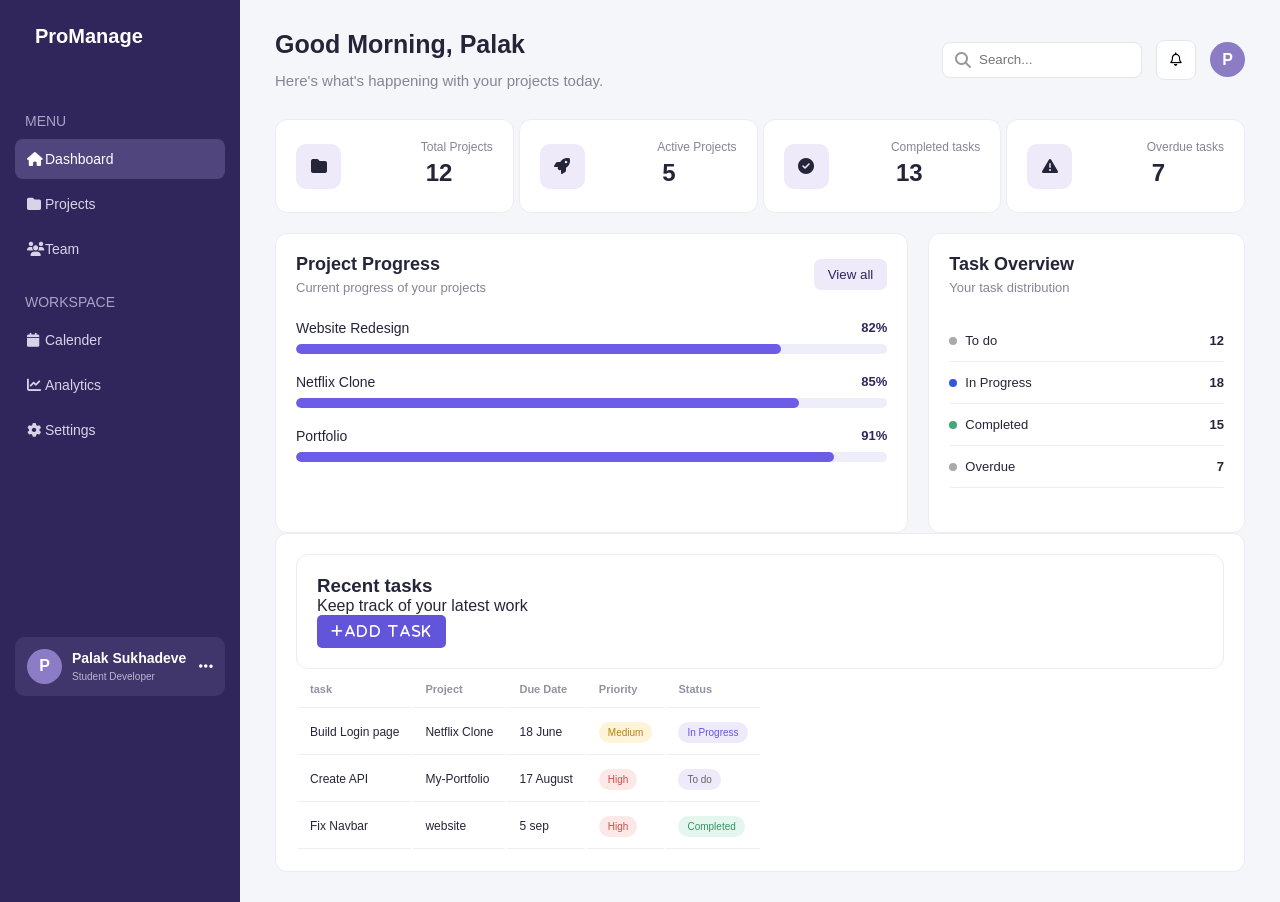
<file: index.html>
<!DOCTYPE html>
<html lang="en">
<head>
    <meta charset="UTF-8">
    <meta name="viewport" content="width=device-width, initial-scale=1.0">
    <title>Project Management System</title>
    <link rel="stylesheet" href="css/style.css">
    <link rel="stylesheet" href="https://cdnjs.cloudflare.com/ajax/libs/font-awesome/6.5.2/css/all.min.css">
</head>
<body>
    <div class="app">
        <!--sidebar-->
        <aside class="sidebar">
            <div class="logo">
                <i class=""></i>
                <span>ProManage</span>
            </div>
            <nav>
                <p class="menu-title">MENU</p>

                <a href="#" class="nav-item active">
                    <i class="fa-solid fa-house"></i>
                    <span>Dashboard</span>
                </a>

                <a href="projects.html" class="nav-item">
                    <i class="fa-solid fa-folder"></i>
                    <span>Projects</span>
                </a>

                <a href="team.html" class="nav-item">
                    <i class="fa-solid fa-users"></i>
                    <span>Team</span>
                </a>

                <p class="menu-title">WORKSPACE</p>

                <a href="#" class="nav-item">
                    <i class="fa-solid fa-calendar"></i>
                    <span>Calender</span>
                </a>

                <a href="#" class="nav-item">
                    <i class="fa-solid fa-chart-line"></i>
                    <span>Analytics</span>
                </a>

                <a href="#" class="nav-item">
                    <i class="fa-solid fa-gear"></i>
                    <span>Settings</span>
                </a>
            </nav>

            <!--Profile-->
            <div class="profile">
                <div class="profile-avatar">P</div>
                <div class="profile-info">
                    <h4>Palak Sukhadeve</h4>
                    <p>Student Developer</p>
                </div>
                <i class="fa-solid fa-ellipsis"></i>
            </div>
        </aside>

        <!--Main Content-->
        <main class="main">
            <!--TOPBAR-->
            <header class="topbar">
                <div>
                    <h1>Good Morning, Palak</h1>
                    <p>Here's what's happening with your projects today.</p>
                </div>
                <div class="topbar-actions">
                <div class="search">
                    <i class="fa-solid fa-magnifying-glass"></i>
                    <input type="text" placeholder="Search...">
                </div>
                <button class="icon-btn">
                    <i class="fa-regular fa-bell"></i>
                </button>
                <div class="user-avatar">P</div>
                </div>
            </header>

            <section class="stats">
                <div class="stats-card">
                    <div class="stats-icon">
                        <i class="fa-solid fa-folder"></i>
                    </div>
                    <div>
                        <p>Total Projects</p>
                        <h2>12</h2>
                    </div>
                </div>

                    <div class="stats-card">
                    <div class="stats-icon">
                        <i class="fa-solid fa-rocket"></i>
                    </div>
                    <div>
                        <p>Active Projects</p>
                        <h2>5</h2>
                    </div>
                    </div>

                    <div class="stats-card">
                    <div class="stats-icon">
                        <i class="fa-solid fa-circle-check"></i>
                    </div>
                    <div>
                        <p>Completed tasks</p>
                        <h2>13</h2>
                    </div>
                    </div>

                    <div class="stats-card">
                    <div class="stats-icon">
                        <i class="fa-solid fa-triangle-exclamation"></i>
                    </div>
                    <div>
                        <p>Overdue tasks</p>
                        <h2>7</h2>
                    </div>
                    </div>
            </section>

             <!-- DASHBOARD GRID -->
            <section class="dashboard-grid">

                <!-- PROJECT PROGRESS -->
                <div class="card project-progress">

                    <div class="card-header">

                        <div>
                            <h3>Project Progress</h3>
                            <p>Current progress of your projects</p>
                        </div>

                        <button class="view-btn">
                            View all
                        </button>

                    </div>


                    <div class="project">

                        <div class="project-info">
                            <span>Website Redesign</span>
                            <strong>82%</strong>
                        </div>

                        <div class="progress-bar">
                            <div class="progress" style="width: 82%"></div>
                        </div>

                    </div>


                    <div class="project">

                        <div class="project-info">
                            <span>Netflix Clone</span>
                            <strong>85%</strong>
                        </div>

                        <div class="progress-bar">
                            <div class="progress" style="width: 85%"></div>
                        </div>

                    </div>


                    <div class="project">

                        <div class="project-info">
                            <span>Portfolio</span>
                            <strong>91%</strong>
                        </div>

                        <div class="progress-bar">
                            <div class="progress" style="width: 91%"></div>
                        </div>
                    </div>
                </div>

                <!--Task Overview-->
                <div class="card task-overview">
                    <div class="card-header">
                        <div>
                           <h3>Task Overview</h3>
                           <p>Your task distribution</p>
                        </div>
                    </div>

                <div class="task-stat">
                    <span>
                        <i class="dot to-do"></i>
                        <span>To do</span>
                    </span>
                    <strong>12</strong>
                </div>

                <div class="task-stat">
                    <span>
                        <i class="dot progress-dot"></i>
                        <span>In Progress</span>
                    </span>
                    <strong>18</strong>
                </div>

                <div class="task-stat">
                    <span>
                        <i class="dot completed"></i>
                        <span>Completed</span>
                    </span>
                    <strong>15</strong>
                </div>

                <div class="task-stat">
                    <span>
                        <i class="dot Overdue"></i>
                        <span>Overdue</span>
                    </span>
                    <strong>7</strong>
                </div>
            </div>
            </section>

            <section class="card tasks-card">
                <div class="card header">
                    <div>
                        <h3>Recent tasks</h3>
                        <p>Keep track of your latest work</p>
                    </div>

                    <button class="add-task">
                        <i class="fa-solid fa-plus">Add Task</i>
                    </button>
                </div>
                <div class="table-container">
                    <table>
                        <thead>
                            <tr>
                                <th>task</th>
                                <th>Project</th>
                                <th>Due Date</th>
                                <th>Priority</th>
                                <th>Status</th>
                            </tr>
                        </thead>
                        <tbody>
                            <tr>
                                <td>Build Login page</td>
                                <td>Netflix Clone</td>
                                <td>18 June</td>
                                <td>
                                    <span class="priority medium">Medium</span>
                                </td>
                                <td>
                                    <span class="status progress-status">In Progress</span>
                                </td>
                            </tr>
                            <tr>
                                <td>Create API</td>
                                <td>My-Portfolio</td>
                                <td>17 August</td>
                                <td>
                                    <span class="priority high">High</span>
                                </td>
                                <td>
                                    <span class="status todo-status">
                                        To do
                                    </span>
                                </td>
                            </tr>
                            <tr>
                                <td>Fix Navbar</td>
                                <td>website</td>
                                <td>5 sep</td>
                                <td>
                                    <span class="priority high">High</span>
                                </td>
                                <td>
                                    <span class="status completed-status">Completed</span>
                                </td>
                            </tr>
                        </tbody>
                    </table>
                </div>
            </section>
        </main>
    </div>

    <div class="task-modal" id="taskModal">
    <div class="task-modal-content">
    <div class="modal-header">
        <div>
            <h3>Add New Task</h3>
            <p>Create a new task for your project</p>
        </div>
        <button class="close-modal" id="closeModal">
            <i class="fa-solid fa-xmark"></i>
        </button>
    </div>
    <form id="taskForm">
        <div class="form-group">
            <label for="taskName">task Name</label>
            <input type="text" placeholder="Enter task name" id="taskName" required>
        </div>
        <div class="form-group">
            <label for="projectName">project name</label>
            <input type="text" placeholder="Enter project name" id="taskProject" required>
        </div>
        <div class="form-group">
            <label for="DueDate">Due Date</label>
            <input type="date" placeholder="Enter Due Date" id="taskDate" required>
        </div>
        <div class="form-group">
            <label for="taskPriority">Priority</label>
            <select id="taskPriority">
                <option value="low">Low</option>
                <option value="Medium">Medium</option>
                <option value="high">High</option>
            </select>
        </div>
        <div class="form-group">
            <label for="taskStatus">Status</label>
            <select id="taskStatus">
                <option value="to do">To do</option>
                <option value="progress">Progress</option>
                <option value="completed">Completed</option>
            </select>
        </div>
       <div class="modal-actions">
                <button type="button" class="cancel-btn" id="cancelTask">
                    Cancel
                </button>

                <button type="submit" class="save-task">
                    Add Task
                </button>
            </div> 
    </form>
</div>
    </div>
    <script src="js/script.js"></script>
</body>
</html>
</file>
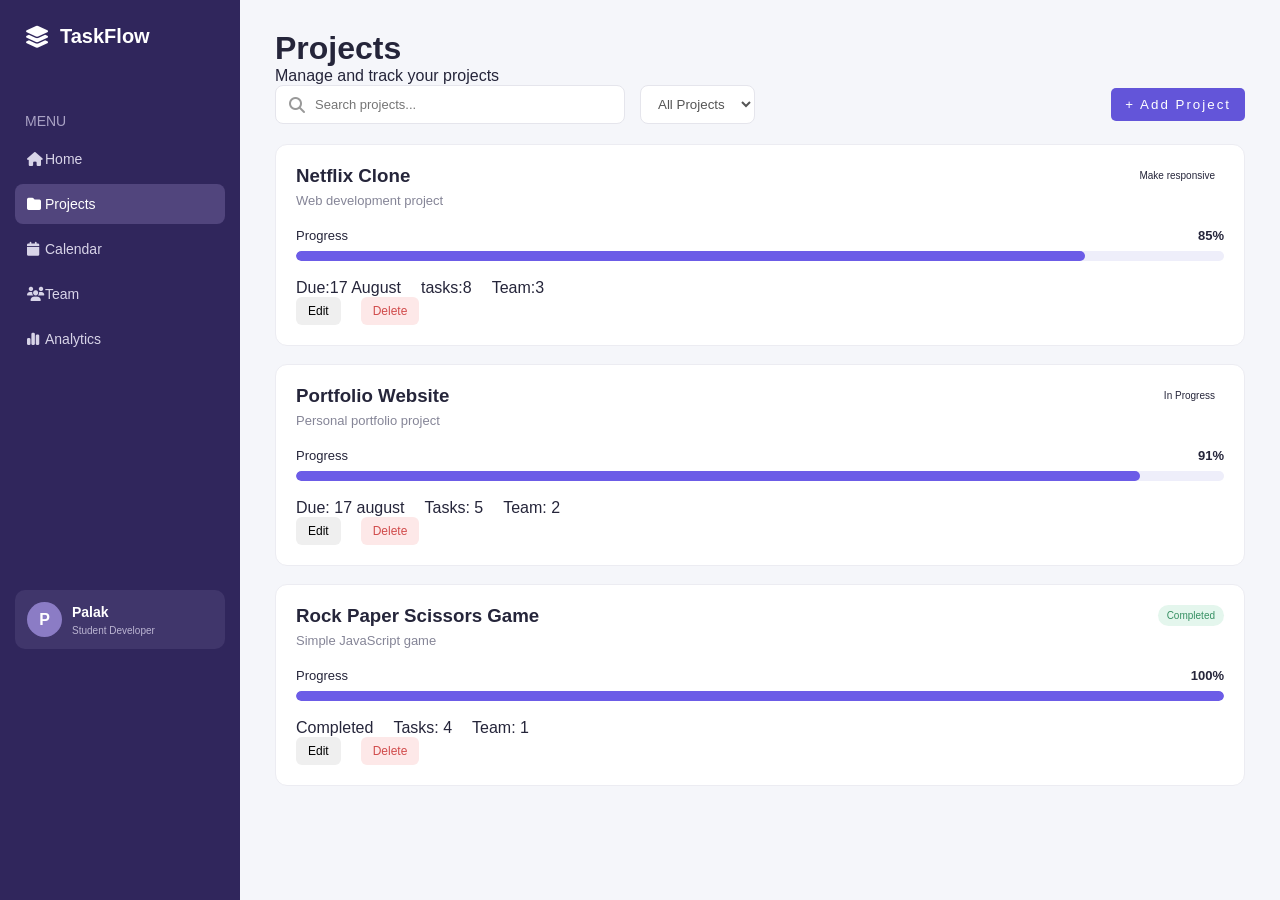
<file: projects.html>
<!DOCTYPE html>
<html lang="en">
<head>
    <meta charset="UTF-8">
    <meta name="viewport" content="width=device-width, initial-scale=1.0">
    <title>Projects</title>
    <link rel="stylesheet" href="https://cdnjs.cloudflare.com/ajax/libs/font-awesome/6.5.2/css/all.min.css">
    <link rel="stylesheet" href="css/style.css">
</head>
<body>
    <div class="app">

        <!--sidebar-->
       <aside class="sidebar">

    <div class="logo">
        <i class="fa-solid fa-layer-group"></i>
        <span>TaskFlow</span>
    </div>

    <div class="menu-title">MENU</div>

    <a href="index.html" class="nav-item">
        <i class="fa-solid fa-house"></i>
        <span>Home</span>
    </a>

    <a href="projects.html" class="nav-item active">
        <i class="fa-solid fa-folder"></i>
        <span>Projects</span>
    </a>

    <a href="calendar.html" class="nav-item">
        <i class="fa-solid fa-calendar"></i>
        <span>Calendar</span>
    </a>

    <a href="team.html" class="nav-item">
    <i class="fa-solid fa-users"></i>
    <span>Team</span>
   </a>

    <a href="analytics.html" class="nav-item">
        <i class="fa-solid fa-chart-simple"></i>
        <span>Analytics</span>
    </a>

    <div class="profile">

        <div class="profile-avatar">
            P
        </div>

        <div class="profile-info">
            <h4>Palak</h4>
            <p>Student Developer</p>
        </div>

    </div>

</aside>

        <!--Main Content-->
        <main class="main">
            <div class="page-header">
                <div>
                    <h1>Projects</h1>
                    <p>Manage and track your projects</p>
                </div>
            </div>

            <!--Search and filter-->
            <div class="project-controls">
                <div class="project-filters">
                <div class="project-search">
                    <i class="fa-solid fa-magnifying-glass"></i>
                    <input type="text" placeholder="Search projects...">
                </div>
                <select class="project-filter">
                    <option value="All Projects">All Projects</option>
                    <option value="in-progress">In progress</option>
                    <option value="completed">Completed</option>
                    <option value="Planning">Planning</option>
                </select>
            </div>
            <button class="add-project-btn">
                + Add Project
            </button>
            </div>
            <!--Project list-->
            <section class="project-list">
                <!--project 1-->
                <div class="project-item">
                    <div class="project-item-top">
                        <div>
                            <h3>Netflix Clone</h3>
                            <p>Web development project</p>
                        </div>
                        <span class="status in-progress">Make responsive</span>
                    </div>
                    <div class="project-progress-info">
                        <span>Progress</span>
                        <strong>85%</strong>
                    </div>
                    <div class="progress-bar">
                        <div class="progress" style="width:85%"></div>
                    </div>
                    <div class="project-item-bottom">
                        <div>
                            <span>Due:17 August</span>
                            <span>tasks:8</span>
                            <span>Team:3</span>
                        </div>
                        <div class="project-actions">
                            <button class="edit-btn">Edit</button>
                            <button class="delete-btn">Delete</button>
                        </div>
                    </div>
                </div>

                <!-- PROJECT 2 -->

    <div class="project-item">

        <div class="project-item-top">

            <div>
                <h3>Portfolio Website</h3>
                <p>Personal portfolio project</p>
            </div>

            <span class="status in-progress">
                In Progress
            </span>

        </div>


        <div class="project-progress-info">
            <span>Progress</span>
            <strong>91%</strong>
        </div>

        <div class="progress-bar">
            <div class="progress" style="width:91%;"></div>
        </div>


        <div class="project-item-bottom">

            <div>
                <span> Due: 17 august</span>
                <span> Tasks: 5</span>
                <span> Team: 2</span>
            </div>

            <div class="project-actions">
                <button class="edit-btn">
                    Edit
                </button>

                <button class="delete-btn">
                    Delete
                </button>
            </div>

        </div>

    </div>


    <!-- PROJECT 3 -->

    <div class="project-item">

        <div class="project-item-top">

            <div>
                <h3>Rock Paper Scissors Game</h3>
                <p>Simple JavaScript game</p>
            </div>

            <span class="status completed-project">
                Completed
            </span>

        </div>


        <div class="project-progress-info">
            <span>Progress</span>
            <strong>100%</strong>
        </div>

        <div class="progress-bar">
            <div class="progress" style="width:100%;"></div>
        </div>


        <div class="project-item-bottom">

            <div>
                <span> Completed</span>
                <span> Tasks: 4</span>
                <span> Team: 1</span>
            </div>

            <div class="project-actions">
                <button class="edit-btn">
                    Edit
                </button>

                <button class="delete-btn">
                    Delete
                </button>
            </div>

        </div>

    </div>
    </section>
        </main>
    </div>
</body>
</html>
</file>
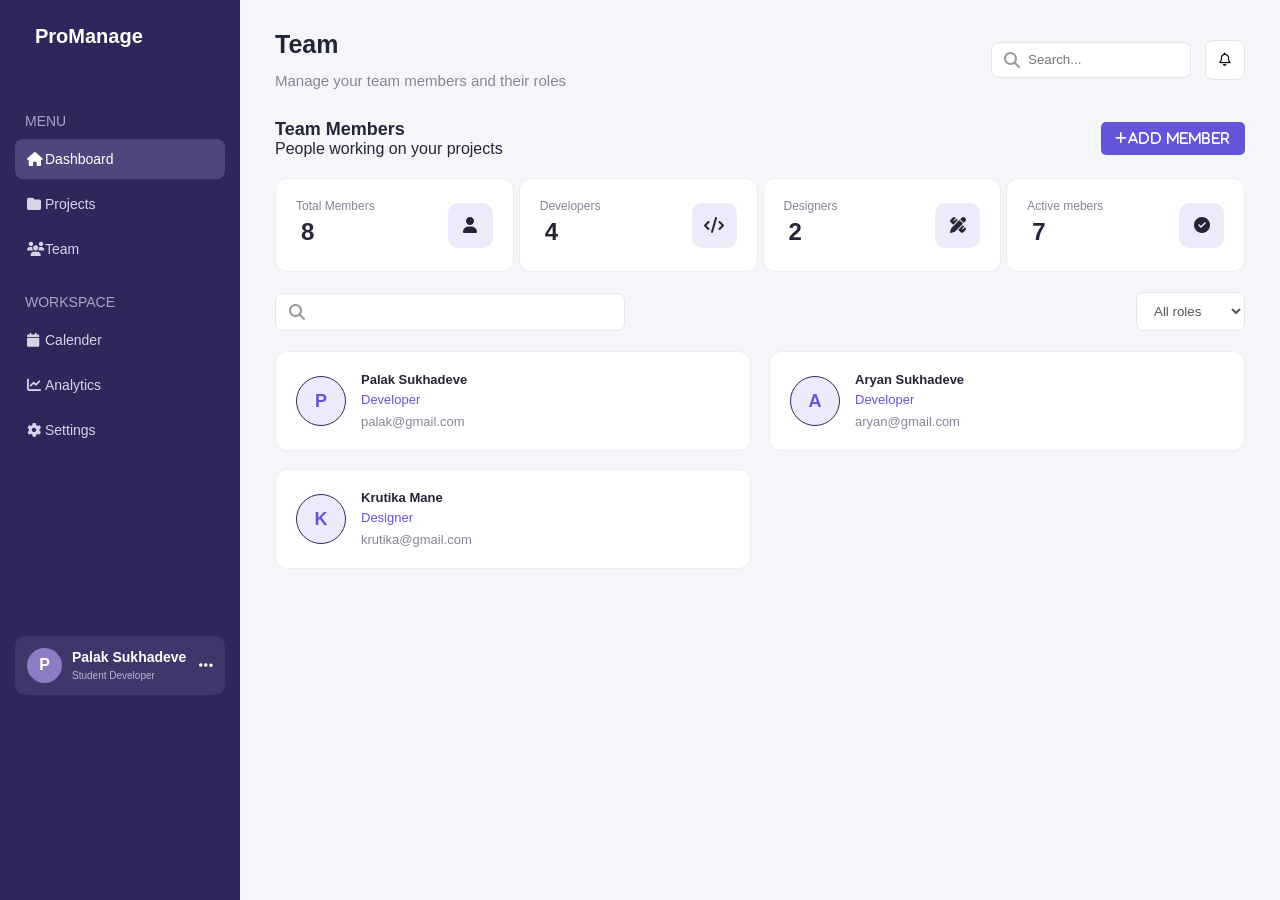
<file: team.html>
<!DOCTYPE html>
<html lang="en">
<head>
    <meta charset="UTF-8">
    <meta name="viewport" content="width=device-width, initial-scale=1.0">
    <title>Team</title>
    <link rel="stylesheet" href="https://cdnjs.cloudflare.com/ajax/libs/font-awesome/6.5.2/css/all.min.css">
    <link rel="stylesheet" href="css/style.css">
</head>
<body>
     <div class="app">
         <!--sidebar-->
        <aside class="sidebar">
            <div class="logo">
                <i class=""></i>
                <span>ProManage</span>
            </div>
            <nav>
                <p class="menu-title">MENU</p>

                <a href="#" class="nav-item active">
                    <i class="fa-solid fa-house"></i>
                    <span>Dashboard</span>
                </a>

                <a href="projects.html" class="nav-item">
                    <i class="fa-solid fa-folder"></i>
                    <span>Projects</span>
                </a>

                <a href="#" class="nav-item">
                    <i class="fa-solid fa-users"></i>
                    <span>Team</span>
                </a>

                <p class="menu-title">WORKSPACE</p>

                <a href="#" class="nav-item">
                    <i class="fa-solid fa-calendar"></i>
                    <span>Calender</span>
                </a>

                <a href="#" class="nav-item">
                    <i class="fa-solid fa-chart-line"></i>
                    <span>Analytics</span>
                </a>

                <a href="#" class="nav-item">
                    <i class="fa-solid fa-gear"></i>
                    <span>Settings</span>
                </a>
            </nav>

            <!--Profile-->
            <div class="profile">
                <div class="profile-avatar">P</div>
                <div class="profile-info">
                    <h4>Palak Sukhadeve</h4>
                    <p>Student Developer</p>
                </div>
                <i class="fa-solid fa-ellipsis"></i>
            </div>
        </aside>
        <!--Main-->
        <main class="main">
            <!--topbar-->
            <div class="topbar">
                <div>
                    <h1>Team</h1>
                    <p>Manage your team members and their roles</p>
                </div>
                <div class="topbar-actions">
                    <div class="search">
                        <i class="fa-solid fa-magnifying-glass"></i>
                        <input type="text" placeholder="Search...">
                    </div>
                    <button class="icon-btn">
                        <i class="fa-regular fa-bell"></i>
                    </button>
                </div>
            </div>
            <!-- team header-->
             <div class="team-header">
                <div>
                    <h2>Team Members</h2>
                    <p>People working on your projects</p>
                </div>
                <button class="add-member-btn" id="addMemberBtn">
                    <i class="fa solid fa-plus">Add Member</i>
                </button>
             </div>
             <!--Team stats-->
             <div class="stats">
                <div class="stats-card">
                    <div>
                        <p>Total Members</p>
                        <h2>8</h2>
                    </div>
                    <div class="stats-icon">
                        <i class="fa-solid fa-user"></i>
                    </div>
                </div>
                <div class="stats-card">
                    <div>
                        <p>Developers</p>
                        <h2>4</h2>
                    </div>
    
                <div class="stats-icon">
                    <i class="fa solid fa-code"></i>
                </div>
             </div>
                <div class="stats-card">
                    <div>
                        <p>Designers</p>
                        <h2>2</h2>
                    </div>
                <div class="stats-icon">
                    <i class="fa solid fa-pen-ruler"></i>
                </div>
             </div>
                <div class="stats-card">
                    <div>
                        <p>Active mebers</p>
                        <h2>7</h2>
                    </div>
                <div class="stats-icon">
                    <i class="fa solid fa-circle-check"></i>
                </div>
             </div>
             </div>
             <!--search/filter-->
             <div class="team-controls">
                <div class="project-search">
                    <i class="fa-solid fa-magnifying-glass"></i>
                    <input type="text" id="teamSearch" pleaceholder="Search team Member">
                </div>
                <select class="project-filter" id="role=filter">
                    <option value="all">All roles</option>
                    <option value="manager">Manager</option>
                    <option value="developer">Developer</option>
                    <option value="designer">Designer</option>
                    <option value="tester">Tester</option>
                </select>
             </div>

             <div class="team-members">
                <div class="member-card">
                <div class="member-avatar">P</div>
                <div class="member-info">
                    <h3>Palak Sukhadeve</h3>
                    <p>Developer</p>
                    <span>palak@gmail.com</span>
                </div>
                </div>
                
                <div class="member-card">
                <div class="member-avatar">A</div>
                <div class="member-info">
                    <h3>Aryan Sukhadeve</h3>
                    <p>Developer</p>
                    <span>aryan@gmail.com</span>
                </div>
                </div>

                <div class="member-card">
                <div class="member-avatar">K</div>
                <div class="member-info">
                    <h3>Krutika Mane</h3>
                    <p>Designer</p>
                    <span>krutika@gmail.com</span>
                </div>
                </div>
             </div>       
        </main>
     </div>
</body>
</html>
</file>
<file: css/style.css>
*{
    margin: 0;
    padding: 0;
    box-sizing:border-box;
}
body{
    font-family:Arial,sans-serif;
    background:#f5f6fa;
    color:#25253a;
}
.app{
    display:flex;
    min-height:100vh;
}

/*sidebar*/
.sidebar{
    width:240px;
    background:#30265c;
    color:white;
    padding:25px 15px;
    display:flex;
    flex-direction: column;
}
.logo{
    display:flex;
    align-items:center;
    gap:10px;
    font-size:20px;
    font-weight:bold;
    margin-bottom:40px;
    padding:0 10px;
}
.logo i{
    font-size:22px;
}
.menu-title{
    font-size: 14px;
    color: #aaa3c5;
    margin:25px 10px 10px;
}
.nav-item{
    display: flex;
    align-items: center;
    padding:12px;
    margin-bottom:5px;
    color:#d8d4e8;
    text-decoration: none;
    border-radius:8px;
    font-size: 14px;
}
.nav-item:hover,
 .nav-item.active{
    background: #51457d;
    color:white;
}
.nav-item i{
    width:18px;
}

/*Profile*/
.profile{
    margin:auto;
    background-color: #40366b;
    padding:12px;
    border-radius: 10px;
    display: flex;
    align-items: center;
    gap:10px;
    width:100%;
}
.profile-avatar,.user-avatar{
    width:35px;
    height:35px;
    border-radius:50%;
    background:#8b7cc5;
    display:flex;
    align-items:center;
    justify-content: center;
    color:white;
    font-weight: bold;
}
.profile-info{
    flex:1;
}
.profile-info h4{
    font-size: 14px;
}
.profile-info p{
    font-size: 10px;
    color: #bbb5d2;
    margin-top: 5px;
}

/*MAIN*/
.main{
    flex:1;
    padding:30px 35px;
    overflow-x: hidden;
}

/*TOPBAR*/
.topbar{
    display:flex;
    align-items: center;
    justify-content: space-between;
    margin-bottom: 30px;
}
.topbar p{
    font-size: 15px;
    color:#858597;
    margin-top:13px;
}
.topbar h1{
    font-size: 25px;
}
.topbar-actions{
    display:flex;
    align-items: center;
    gap:14px;
}
.search{
    background:white;
    border: 1px solid #e5e5ec;
    border-radius: 8px;
    padding:9px 12px;
    display:flex;
    gap: 8px;
}
.search i{
    color: #999;
}
.search input{
    border:none;
    outline:none;
    width:150px;
}
.icon-btn{
    width:40px;
    height: 40px;
    border:1px solid #e5e5ec;
    background: white;
    border-radius: 8px;
    cursor: pointer;
}

/*stat cards*/
.stats{
    display:grid;
    grid-template-columns:repeat(4,1fr);
    gap:5px;
    margin-bottom:20px;
}
.stats-card{
    display:flex;
    justify-content: space-between;
    align-items: center;
    background:white;
    padding:20px;
    border:1px solid #ececf2;
    border-radius: 12px;
}
.stats-icon{
    width:45px;
    height:45px;
    border-radius:10px;
    background-color: #eeeafa;
    display:flex;
    align-items:center;
    justify-content:center;
}
.stats-card p{
    font-size:12px;
    color:#858597;
}
.stats-card h2{
    margin:5px;
    font-size: 24px;
}

/*cards*/
.card{
    background:white;
    border:1px solid #ececf2;
    border-radius:12px;
    padding:20px;
}
/* DASHBOARD GRID */
.dashboard-grid{
    display:grid;
    grid-template-columns: 2fr 1fr;
    gap:20px;
}

.project-progress{
    min-height:300px;
}

/* CARD HEADER */
.card-header{
    display:flex;
    justify-content:space-between;
    align-items:center;
    margin-bottom:25px;
}

.card-header h3{
    font-size:18px;
}

.card-header p{
    color:#858597;
    font-size:13px;
    margin-top:5px;
}

.view-btn{
    border:none;
    background:#eeeafa;
    color:#30265c;
    padding:8px 14px;
    border-radius:7px;
    cursor:pointer;
}

/* PROJECT */
.project{
    margin-bottom:20px;
}

.project-info{
    display:flex;
    justify-content:space-between;
    margin-bottom:8px;
    font-size:14px;
}

.project-info strong{
    font-size:13px;
    color:#30265c;
}

.progress-bar{
    width:100%;
    height:10px;
    background:#eeeefa;
    border-radius:10px;
    overflow:hidden;
}

.progress{
    height:100%;
    background:#6c5ce7;
    border-radius:10px;
}

/*Task Overview*/
.task-stat{
    display:flex;
    justify-content: space-between;
    padding:13px 0;
    border-bottom: 1px solid #eeeeF4;
    font-size: 13px;
}
.task-stat span{
    display:flex;
    align-items:center;
    gap:8px;
}
.dot {
    display: block;
    width: 8px;
    height: 8px;
    border-radius: 50%;
    background: #aaa;
}
.progress-dot{
    background:#3655d9;
}
.completed{
    background-color: #42a878;
}
.overdue{
    background-color: #df5757;
}

/*Task table*/
.task-card{
    margin-bottom:30px;
}
.add-task{
    font-family: 'Franklin Gothic Medium', 'Arial Narrow', Arial, sans-serif;
    background:#6355d9;
    color:white;
    border:none;
    padding:9px 14px;
    border-radius:5px;
    letter-spacing: 2px;
    cursor:pointer;
}
.table{
    width:100%;
    border-collapse:collapse;
}
th{
    text-align: left;
    font-size: 11px;
    color: #9292a1;
    padding:12px;
    border-bottom:1px solid #eee;
}
td{
    padding:15px 12px;
    font-size:12px;
    border-bottom:1px solid #eee;
}
.priority,.status{
    padding:5px 9px;
    border-radius:20px;
    font-size: 10px;
}
.high{
    background-color: #fde8e8;
    color:#d14b4b;
}
.medium{
    background-color:#fff3d8 ;
    color:#b68113;
}
.progress-status{
    background:#eeeafa;
    color:#6355d9;
}
.todo-status{
    background:#eeeafa;
    color:#666;
}
.completed-status{
    background:#e4f6ed;
    color:#369063;
}

/*Project Page*/
.project-controls{
    display:flex;
    justify-content:space-between;
    align-items:center;
    margin-bottom: 20px;
}
.project-filters{
    display:flex;
    align-self: center;
    gap: 15px;
}
.project-search{
    display:flex;
    align-items: center;
    gap:10px;
    background: white;
    border:1px solid #e5e5ec;
    border-radius: 8px;
    padding:10px 13px;
    width:350px;
}
.project-search i{
    color:#999;
    margin:auto;
}
.project-search input{
    border: none;
    outline: none;
    width:100%;
    font-size:13px;
}
.project-filter{
    background:white;
    border:1px solid #e5e5ec;
    border-radius:8px;
    padding:10px 13px;
    color:#555;
    outline:none;
    cursor: pointer;
}
.add-project-btn{
    font-family: 'Franklin Gothic Medium', 'Arial Narrow', Arial, sans-serif;
    background:#6355d9;
    color:white;
    border:none;
    padding:9px 14px;
    border-radius:5px;
    letter-spacing: 2px;
    cursor:pointer;
}
/*project-list*/
.project-list{
    display:flex;
    flex-direction:column;
    gap:18px;
}
/*project-item*/
.project-item{
    background-color:white;
    border:1px solid #ececf2;
    border-radius: 12px;
    padding:20px;
}
.project-item-top{
    display:flex;
    justify-content: space-between;
    align-items: flex-start;
    margin-bottom: 20px;
}
.project-item-top p{
    color: #858597;
    font-size:13px;
    margin-top:6px;
}
/*progress*/
.project-progress-info{
    display:flex;
    justify-content:space-between;
    font-size: 13px;
    margin-bottom: 8px;
}
.progress-item-bottom{
    display:flex;
    justify-content:space-between;
    align-items: center;
    margin-top: 18px;
    font-size: 12px;
    color:#858597;
}
.project-item-bottom>div:first-child{
    display: flex;
    gap: 20px;
    margin-top: 18px;
}
/*action buttons*/
.project-actions{
    display:flex;
    gap:20px;
}
.project-actions button{
    border:none;
    padding:7px 12px;
    border-radius: 6px;
    cursor:pointer;
    font-size: 12px;
}
.delete-btn{
    background:#fde8e8;
    color:#d14b4b;
}

.edit-btn:hover{
    background:#e1dcfa;
}

.delete-btn:hover{
    background:#f9dada;
}
.completed-project{
    background:#e4f6ed;
    color:#369063;
}

/*responsive*/
@media(max-width:700px){
    .project-controls{
        flex-direction-column;
        align-items:stretch;
    }
     .project-search{
        width:100%;
    }

    .project-item-bottom{
        flex-direction:column;
        align-items:flex-start;
        gap:15px;
    }
}

/*team page*/
.team-header{
    display:flex;
    justify-content:space-between;
    align-items:center;
    margin-bottom:20px;
}
.team-header h2{
    font-size:18px;
}
.team-member p{
    font-size:13px;
    color: #858597;
    margin-top:5px;
}
.team-controls{
    display:flex;
    justify-content: space-between;
    align-items: center;
    margin-bottom:20px;
}
.team-members{
    display:grid;
    grid-template-columns: repeat(2,1fr);
    gap:18px;
}
.member-card{
    background:white;
    border:1px solid #ececf2;
    border-radius: 12px;
    padding:20px;
    display:flex;
    align-items: center;
    gap:15px;
}
.member-avatar{
    width:50px;
    height:50px;
    border-radius: 50%;
    border: 1px solid #30265c;
    background-color: #eeeafa;
    color: #6355d9;
    display:flex;
    align-items: center;
    justify-content: center;
    font-size: 18px;
    font-weight: bold;
    flex-shrink: 0;
}
.member-info{
    flex:1;
}
.member-info h3{
    font-size: 13px;
    color:#25253a;
    margin-bottom: 5px;
}
.member-info p{
    font-size:13px;
    color:#6355d9;
    margin-bottom:5px;
}
.member-info span{
    font-size: 13px;
    color:#858597;
}
.add-member-btn{
    font-family: 'Franklin Gothic Medium', 'Arial Narrow', Arial, sans-serif;
    background: #6355d9;
    color:white;
    border:none;
    padding:9px 14px;
    border-radius:5px;
    letter-spacing: 1px;
    cursor: pointer;
}
.add-member-btn:hover{
    background-color: #5548c7;
}
@media(max-width:700px)
{
    .team-header{
        flex-direction:column;
        align-items: flex-start;
        gap:15px;
    }
    .team-controls{
        flex-direction:column;
        align-items: stretch;
        gap:12px;
    }
    .project-search{
        width:100%;
    }
}
.task-modal{
    display:none;
    position:fixed;
    inset:0;
    background:rgba(0,0,0,0.45);
    align-items:center;
    justify-content:center;
    z-index:1000;
}
.task-modal-content{
    width:450px;
    background:white;
    border-radius: 12px;
    padding:25px;
    box-shadow:0 10px 30px rgba(0,0,0,0.2);
}
.modal-header{
    display:flex;
    justify-content: space-between;
    align-items: flex-start;
    margin-bottom:20px;
}
.modal-header h3{
    margin:5px 0 0;
    font-size: 20px;
}
.modal-header p{
    margin:5px 0 0;
    font-size:13px;
    color:#777;
}
.close-modal{
    border:none;
    background: none;
    font-size: 20px;
    cursor: pointer;
}.form-group {
    margin-bottom: 16px;
}

.form-group label {
    display: block;
    margin-bottom: 6px;
    font-size: 14px;
    font-weight: 600;
}

.form-group input,
.form-group select {
    width: 100%;
    padding: 10px 12px;
    border: 1px solid #ddd;
    border-radius: 7px;
    font-size: 14px;
    box-sizing: border-box;
}

.form-group input:focus,
.form-group select:focus {
    outline: none;
    border-color: #6c63ff;
}

.modal-actions {
    display: flex;
    justify-content: flex-end;
    gap: 10px;
    margin-top: 20px;
}

.cancel-btn,
.save-task {
    padding: 10px 18px;
    border-radius: 7px;
    cursor: pointer;
    font-size: 14px;
}

.cancel-btn {
    border: 1px solid #ddd;
    background: white;
}

.save-task {
    border: none;
    background: #6c63ff;
    color: white;
}
</file>
